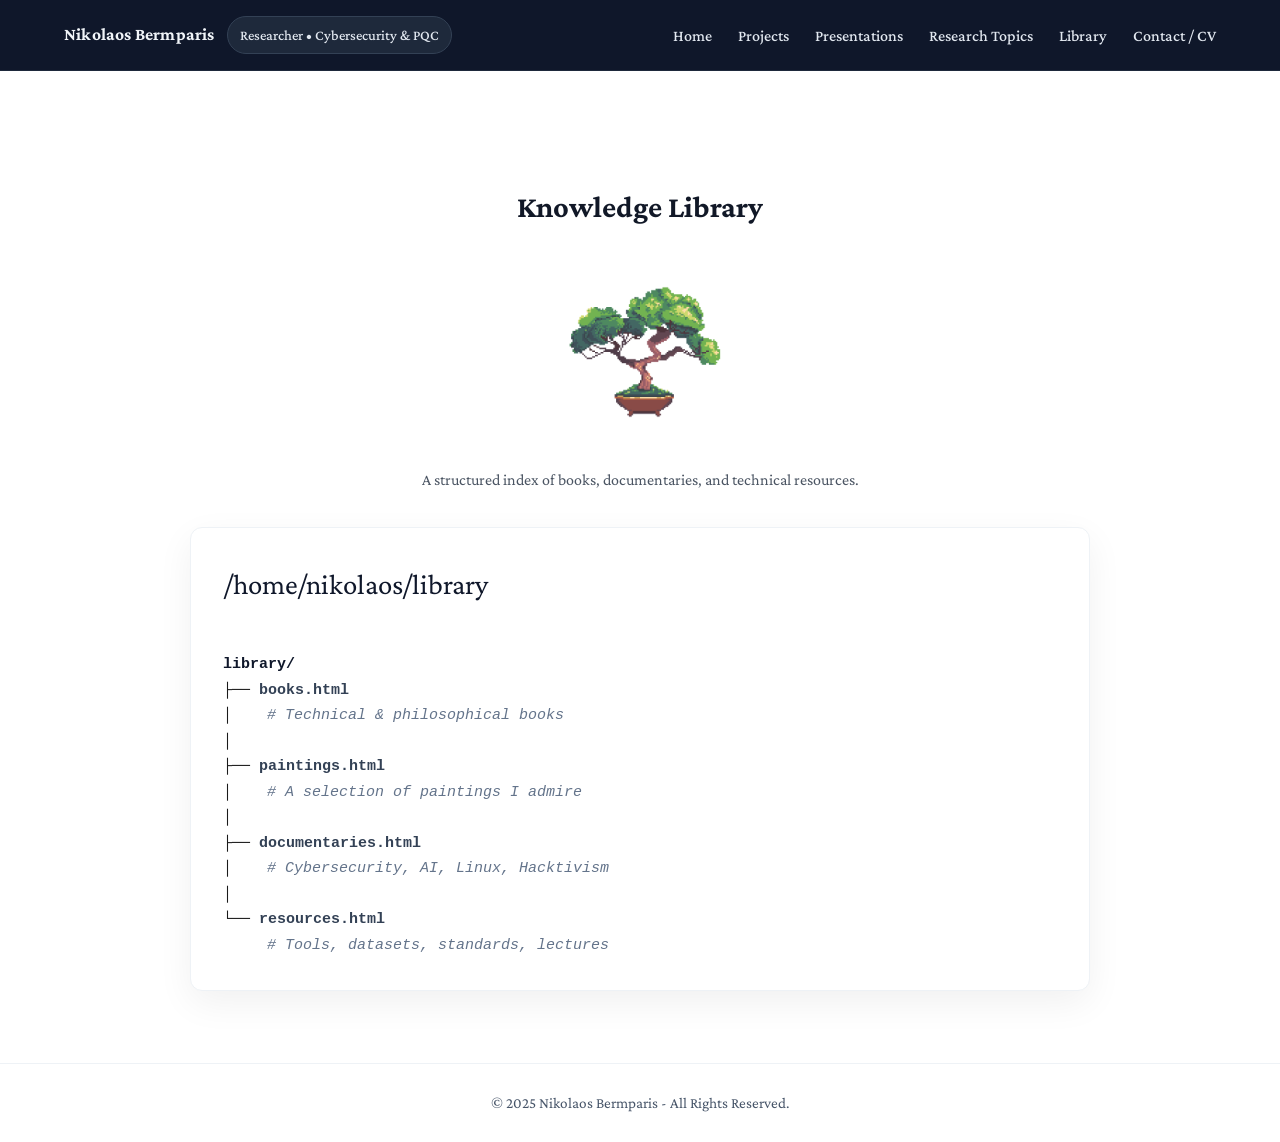
<file: library.html>
<!DOCTYPE html>
<html lang="en">
<head>
  <meta charset="UTF-8" />
  <title>Library | Nikolaos Bermparis</title>
  <meta name="viewport" content="width=device-width, initial-scale=1.0" />

  <link rel="icon" type="image/x-icon" href="images/pixel image.png">
  <link href="https://fonts.googleapis.com/css2?family=Crimson+Pro:wght@300;400;500;600;700&display=swap" rel="stylesheet">
  <link rel="stylesheet" href="css/style.css">

  <style>
    /* ===== UNIX TREE STYLE ===== */
    .tree-container {
      max-width: 900px;
      margin: 0 auto;
      background: #ffffff;
      border: 1px solid #eef2f6;
      border-radius: 12px;
      padding: 32px;
      font-family: monospace;
      font-size: 15px;
      box-shadow: 0 12px 36px rgba(0,0,0,0.06);
    }

    .tree-title {
      font-family: 'Crimson Pro', serif;
      margin-bottom: 18px;
      font-size: 1.8rem;
      color: #0f172a;
    }

    .tree {
      white-space: pre;
      line-height: 1.7;
    }

    .tree a {
      color: #1e3a8a;
      text-decoration: none;
      font-weight: 600;
    }

    .tree a:hover {
      text-decoration: underline;
    }

    .tree .folder {
      color: #0f172a;
      font-weight: 700;
    }

    .tree .file {
      color: #334155;
    }

    .tree .comment {
      color: #64748b;
      font-style: italic;
      margin-left: 8px;
    }

    /* ✅ Centered Tree Image */
    .library-tree-image {
      display: block;
      margin: 22px auto 24px auto;
      max-width: 180px;
      width: 100%;
      opacity: 0.9;
    }

      /* =========================
       ✅ MOBILE DYNAMIC MODE
       ========================= */
    @media (max-width: 768px) {

      .tree-container {
        font-size: 16px;
        padding: 24px;
      }

      /* Hide ASCII Tree */
      .tree {
        white-space: normal;
      }

      /* Reformat into mobile list */
      .tree span.folder,
      .tree .comment {
        display: none;
      }

      .tree a.file {
        display: block;
        padding: 14px 16px;
        margin: 10px 0;
        background: #f8fafc;
        border: 1px solid #e5e7eb;
        border-radius: 10px;
        font-size: 1.05rem;
        text-align: center;
      }

      .tree a.file:hover {
        background: #eef2ff;
      }

      /* Remove ASCII structure */
      .tree {
        content: none;
      }
    }
  </style>
</head>

<body>

<!-- NAVBAR -->
<nav class="navbar">
  <div class="container nav-inner">

    <div class="nav-left">
      <div class="brand">Nikolaos Bermparis</div>
      <span class="badge">Researcher • Cybersecurity & PQC</span>
    </div>

    <button class="nav-toggle" id="navToggle" aria-expanded="false">
      <span></span><span></span><span></span>
    </button>

    <ul class="nav-links" id="navLinks">
      <li><a href="index.html#home">Home</a></li>
      <li><a href="https://github.com/N-Bermparis" target="_blank">Projects</a></li>
      <li><a href="index.html#events">Presentations</a></li>
      <li><a href="index.html#research">Research Topics</a></li>
      <li><a href="library.html">Library</a></li>
      <li><a href="contact/secure.html">Contact / CV</a></li>
    </ul>

  </div>
</nav>

<!-- UNIX TREE LIBRARY -->
<section>
  <div class="container">
    <h2>Knowledge Library</h2>
    <img src="images/tree.png" alt="Library Tree" class="library-tree-image">
    <p class="section-lead">
      A structured index of books, documentaries, and technical resources.
    </p>

    <div class="tree-container">
      <div class="tree-title">/home/nikolaos/library</div>

<div class="tree">
<span class="folder">library/</span>
├── <a href="art/books.html" class="file">books.html</a>
│   <span class="comment"># Technical & philosophical books</span>
│ 
├── <a href="paintings.html" class="file">paintings.html</a>
│   <span class="comment"># A selection of paintings I admire</span>
│
├── <a href="documentaries.html" class="file">documentaries.html</a>
│   <span class="comment"># Cybersecurity, AI, Linux, Hacktivism</span>
│
└── <a href="resources.html" class="file">resources.html</a>
    <span class="comment"># Tools, datasets, standards, lectures</span>
</div>

    </div>
  </div>
</section>

<!-- FOOTER -->
<footer>
  <div class="container">
    © 2025 Nikolaos Bermparis - All Rights Reserved.
  </div>
</footer>

<!-- MOBILE NAV -->
<script>
  const navToggle = document.getElementById("navToggle");
  const navLinks  = document.getElementById("navLinks");

  navToggle.addEventListener("click", () => {
    navLinks.classList.toggle("show");
    navToggle.setAttribute("aria-expanded", navLinks.classList.contains("show"));
  });

  navLinks.querySelectorAll("a").forEach(a => {
    a.addEventListener("click", () => {
      navLinks.classList.remove("show");
      navToggle.setAttribute("aria-expanded", "false");
    });
  });
</script>

</body>
</html>
</file>
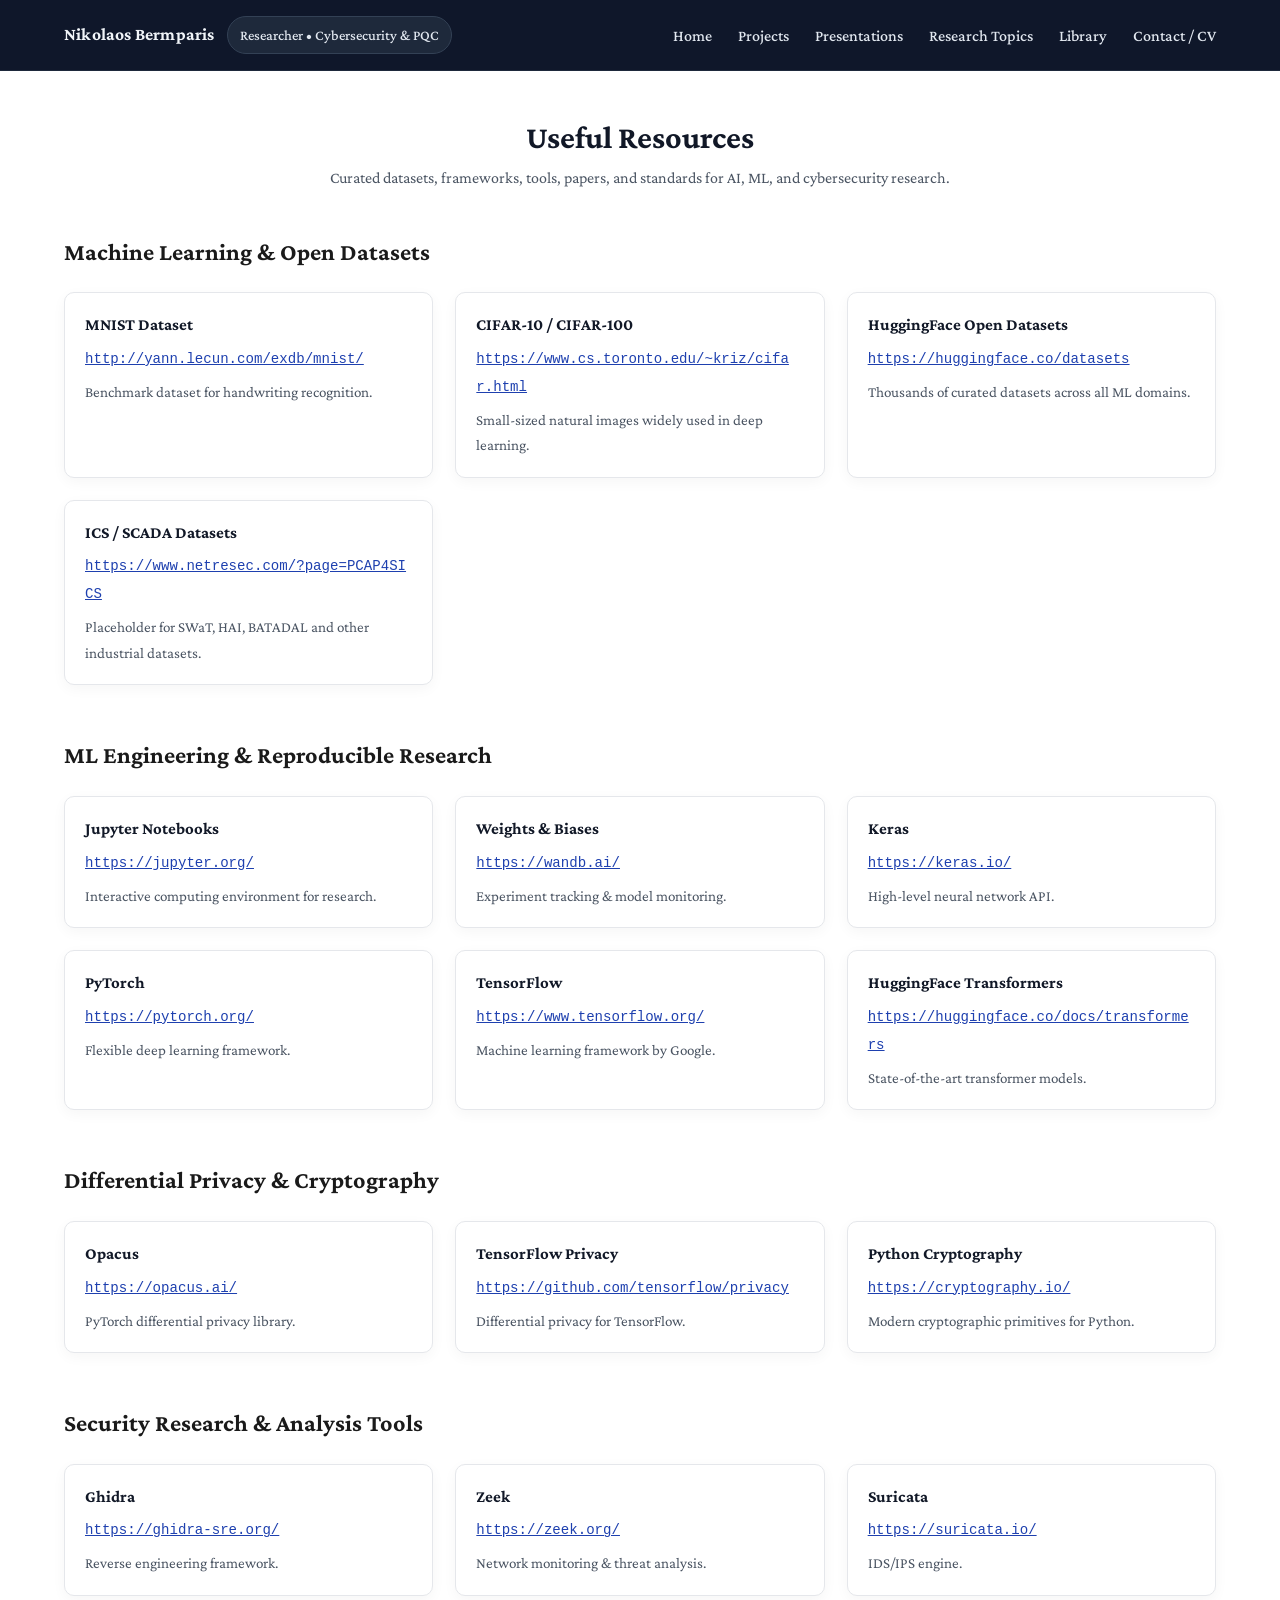
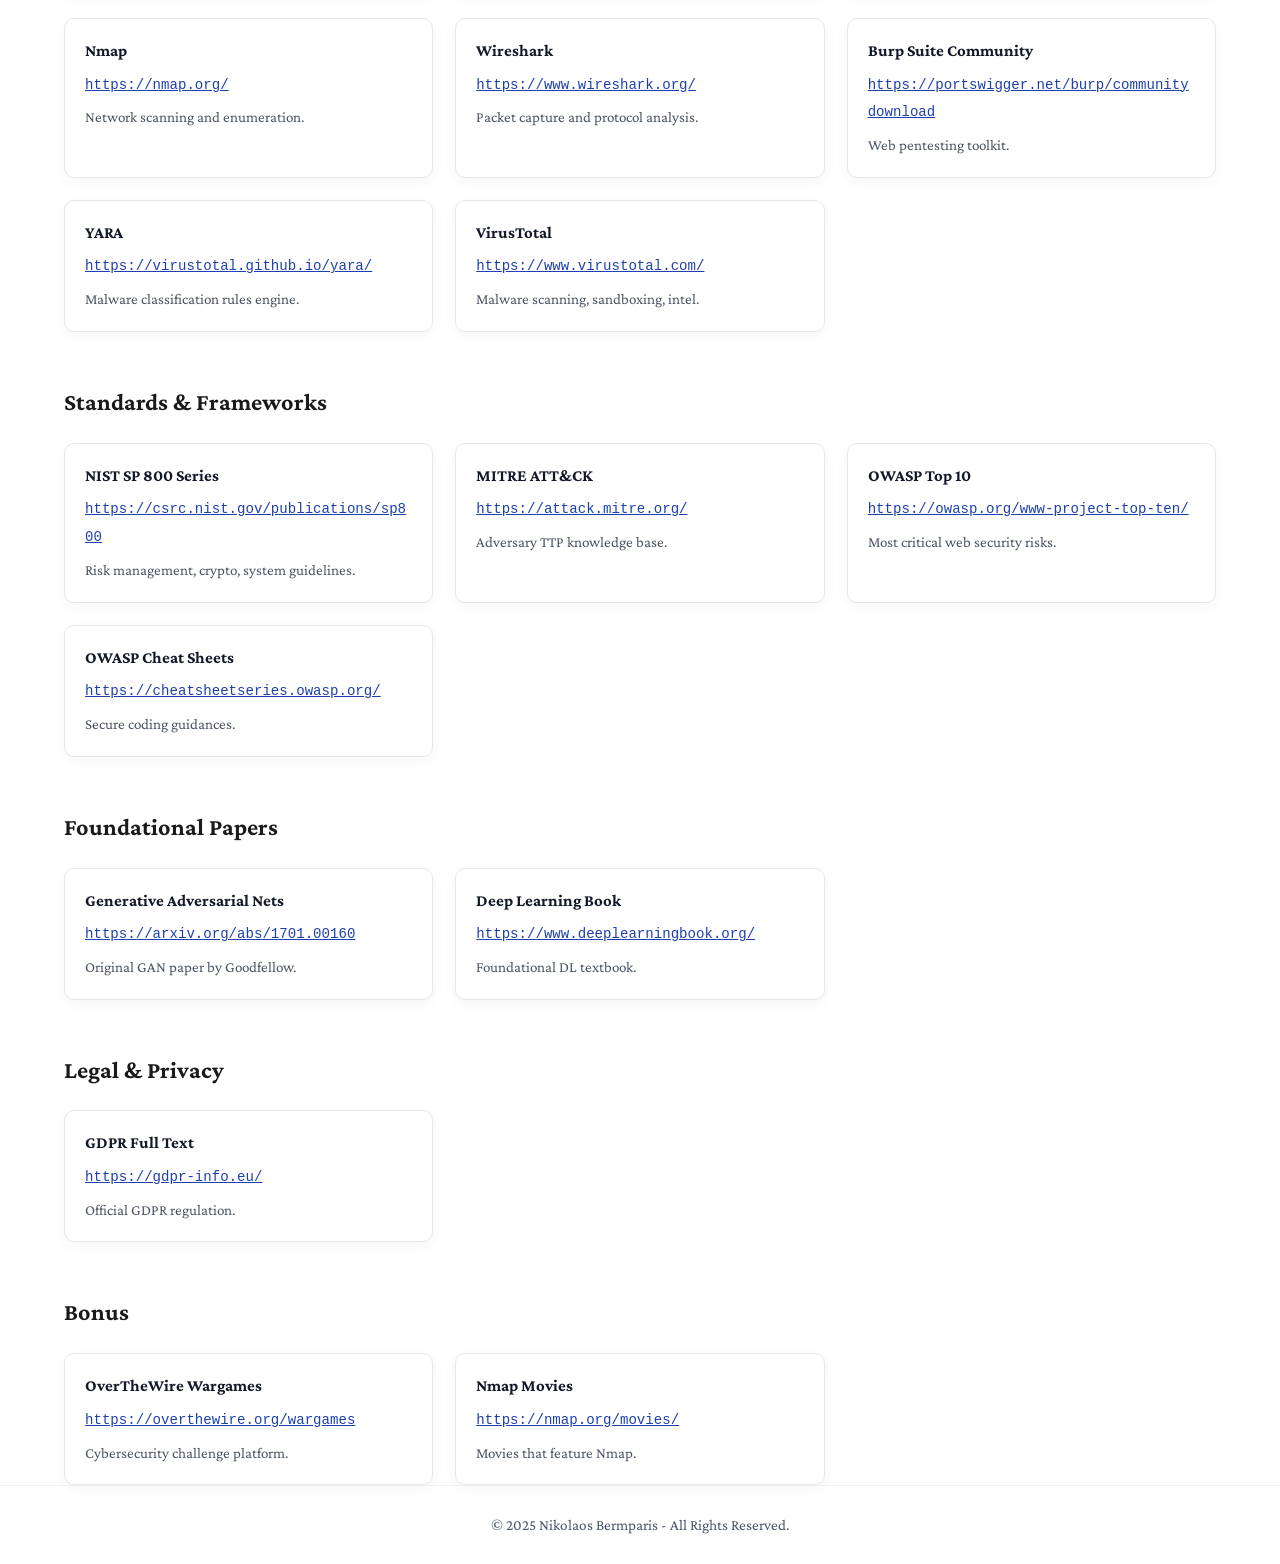
<file: resources.html>
<!DOCTYPE html>
<html lang="en">
<head>
  <meta charset="UTF-8" />
  <meta name="viewport" content="width=device-width, initial-scale=1.0" />
  <title>Resources — Nikolaos Bermparis</title>
  <link rel="icon" type="image/x-icon" href="images/pixel image.png">

  <!-- Fonts + Styles -->
  <link href="https://fonts.googleapis.com/css2?family=Crimson+Pro:wght@300;400;500;600;700&display=swap" rel="stylesheet">
  <link rel="stylesheet" href="css/style.css">

  <style>
    /* Library Index Card Style */
    .library-grid {
      display: grid;
      gap: 22px;
      grid-template-columns: repeat(auto-fill, minmax(300px, 1fr));
      margin-top: 20px;
    }

    .library-card {
      border: 1px solid #e5e7eb;
      background: #ffffff;
      border-radius: 10px;
      padding: 18px 20px;
      box-shadow: 0 4px 14px rgba(0,0,0,0.04);
      transition: transform .15s ease, box-shadow .2s ease;
    }

    .library-card:hover {
      transform: translateY(-3px);
      box-shadow: 0 10px 20px rgba(0,0,0,0.06);
    }

    .lib-title {
      font-size: 1.05rem;
      font-weight: 700;
      color: #111827;
      margin-bottom: 4px;
    }

    .lib-url a {
      font-family: "Courier New", monospace;
      font-size: 0.88rem;
      color: #1e40af;
      word-break: break-all;
    }

    .lib-desc {
      margin-top: 8px;
      font-size: 0.94rem;
      color: #4b5563;
    }
  </style>

</head>

<body>

  <!-- NAVBAR (IDENTICAL TO index.html) -->
  <nav class="navbar">
  <div class="container nav-inner">

    <div class="nav-left">
      <div class="brand">Nikolaos Bermparis</div>
      <span class="badge">Researcher • Cybersecurity & PQC</span>
    </div>

    <button class="nav-toggle" id="navToggle" aria-expanded="false">
      <span></span><span></span><span></span>
    </button>

    <ul class="nav-links" id="navLinks">
      <li><a href="index.html#home">Home</a></li>
      <li><a href="https://github.com/N-Bermparis" target="_blank">Projects</a></li>
      <li><a href="index.html#events">Presentations</a></li>
      <li><a href="index.html#research">Research Topics</a></li>
      <li><a href="library.html">Library</a></li>
      <li><a href="contact/secure.html">Contact / CV</a></li>
    </ul>

  </div>
  </nav>
  <!-- END NAVBAR -->

  <div class="container">

    <h1 style="text-align:center; font-size:2rem; color:#111827;">Useful Resources</h1>
    <p class="section-lead" style="margin-bottom:40px;">
      Curated datasets, frameworks, tools, papers, and standards for AI, ML, and cybersecurity research.
    </p>

    <!-- ================================================= -->
    <!-- SECTION: DATASETS -->
    <!-- ================================================= -->
    <h2>Machine Learning & Open Datasets</h2>
    <div class="library-grid">

      <div class="library-card">
        <h3 class="lib-title">MNIST Dataset</h3>
        <p class="lib-url">
          <a href="http://yann.lecun.com/exdb/mnist/" target="_blank">http://yann.lecun.com/exdb/mnist/</a>
        </p>
        <p class="lib-desc">Benchmark dataset for handwriting recognition.</p>
      </div>

      <div class="library-card">
        <h3 class="lib-title">CIFAR-10 / CIFAR-100</h3>
        <p class="lib-url">
          <a href="https://www.cs.toronto.edu/~kriz/cifar.html" target="_blank">
            https://www.cs.toronto.edu/~kriz/cifar.html
          </a>
        </p>
        <p class="lib-desc">Small-sized natural images widely used in deep learning.</p>
      </div>

      <div class="library-card">
        <h3 class="lib-title">HuggingFace Open Datasets</h3>
        <p class="lib-url">
          <a href="https://huggingface.co/datasets" target="_blank">https://huggingface.co/datasets</a>
        </p>
        <p class="lib-desc">Thousands of curated datasets across all ML domains.</p>
      </div>

      <div class="library-card">
        <h3 class="lib-title">ICS / SCADA Datasets</h3>
     <p class="lib-url"> <a href="https://www.netresec.com/?page=PCAP4SICS" target="_blank">https://www.netresec.com/?page=PCAP4SICS</a></p>
        <p class="lib-desc">Placeholder for SWaT, HAI, BATADAL and other industrial datasets.</p>
      </div>

    </div>

    <!-- ================================================= -->
    <!-- ML ENGINEERING -->
    <!-- ================================================= -->
    <h2 style="margin-top:50px;">ML Engineering & Reproducible Research</h2>

    <div class="library-grid">

      <div class="library-card">
        <h3 class="lib-title">Jupyter Notebooks</h3>
        <p class="lib-url"><a href="https://jupyter.org/" target="_blank">https://jupyter.org/</a></p>
        <p class="lib-desc">Interactive computing environment for research.</p>
      </div>

      <div class="library-card">
        <h3 class="lib-title">Weights & Biases</h3>
        <p class="lib-url"><a href="https://wandb.ai/" target="_blank">https://wandb.ai/</a></p>
        <p class="lib-desc">Experiment tracking & model monitoring.</p>
      </div>

      <div class="library-card">
        <h3 class="lib-title">Keras</h3>
        <p class="lib-url"><a href="https://keras.io/" target="_blank">https://keras.io/</a></p>
        <p class="lib-desc">High-level neural network API.</p>
      </div>

      <div class="library-card">
        <h3 class="lib-title">PyTorch</h3>
        <p class="lib-url"><a href="https://pytorch.org/" target="_blank">https://pytorch.org/</a></p>
        <p class="lib-desc">Flexible deep learning framework.</p>
      </div>

      <div class="library-card">
        <h3 class="lib-title">TensorFlow</h3>
        <p class="lib-url"><a href="https://www.tensorflow.org/" target="_blank">https://www.tensorflow.org/</a></p>
        <p class="lib-desc">Machine learning framework by Google.</p>
      </div>

      <div class="library-card">
        <h3 class="lib-title">HuggingFace Transformers</h3>
        <p class="lib-url">
          <a href="https://huggingface.co/docs/transformers" target="_blank">
            https://huggingface.co/docs/transformers
          </a>
        </p>
        <p class="lib-desc">State-of-the-art transformer models.</p>
      </div>

    </div>

    <!-- ================================================= -->
    <!-- DIFFERENTIAL PRIVACY -->
    <!-- ================================================= -->
    <h2 style="margin-top:50px;">Differential Privacy & Cryptography</h2>

    <div class="library-grid">

      <div class="library-card">
        <h3 class="lib-title">Opacus</h3>
        <p class="lib-url"><a href="https://opacus.ai/" target="_blank">https://opacus.ai/</a></p>
        <p class="lib-desc">PyTorch differential privacy library.</p>
      </div>

      <div class="library-card">
        <h3 class="lib-title">TensorFlow Privacy</h3>
        <p class="lib-url"><a href="https://github.com/tensorflow/privacy" target="_blank">https://github.com/tensorflow/privacy</a></p>
        <p class="lib-desc">Differential privacy for TensorFlow.</p>
      </div>

      <div class="library-card">
        <h3 class="lib-title">Python Cryptography</h3>
        <p class="lib-url"><a href="https://cryptography.io/" target="_blank">https://cryptography.io/</a></p>
        <p class="lib-desc">Modern cryptographic primitives for Python.</p>
      </div>

    </div>

    <!-- ================================================= -->
    <!-- SECURITY TOOLS -->
    <!-- ================================================= -->
    <h2 style="margin-top:50px;">Security Research & Analysis Tools</h2>

    <div class="library-grid">

      <div class="library-card">
        <h3 class="lib-title">Ghidra</h3>
        <p class="lib-url"><a href="https://ghidra-sre.org/" target="_blank">https://ghidra-sre.org/</a></p>
        <p class="lib-desc">Reverse engineering framework.</p>
      </div>

      <div class="library-card">
        <h3 class="lib-title">Zeek</h3>
        <p class="lib-url"><a href="https://zeek.org/" target="_blank">https://zeek.org/</a></p>
        <p class="lib-desc">Network monitoring & threat analysis.</p>
      </div>

      <div class="library-card">
        <h3 class="lib-title">Suricata</h3>
        <p class="lib-url"><a href="https://suricata.io/" target="_blank">https://suricata.io/</a></p>
        <p class="lib-desc">IDS/IPS engine.</p>
      </div>

      <div class="library-card">
        <h3 class="lib-title">Nmap</h3>
        <p class="lib-url"><a href="https://nmap.org/" target="_blank">https://nmap.org/</a></p>
        <p class="lib-desc">Network scanning and enumeration.</p>
      </div>

      <div class="library-card">
        <h3 class="lib-title">Wireshark</h3>
        <p class="lib-url"><a href="https://www.wireshark.org/" target="_blank">https://www.wireshark.org/</a></p>
        <p class="lib-desc">Packet capture and protocol analysis.</p>
      </div>

      <div class="library-card">
        <h3 class="lib-title">Burp Suite Community</h3>
        <p class="lib-url"><a href="https://portswigger.net/burp/communitydownload" target="_blank">https://portswigger.net/burp/communitydownload</a></p>
        <p class="lib-desc">Web pentesting toolkit.</p>
      </div>

      <div class="library-card">
        <h3 class="lib-title">YARA</h3>
        <p class="lib-url"><a href="https://virustotal.github.io/yara/" target="_blank">https://virustotal.github.io/yara/</a></p>
        <p class="lib-desc">Malware classification rules engine.</p>
      </div>

      <div class="library-card">
        <h3 class="lib-title">VirusTotal</h3>
        <p class="lib-url"><a href="https://www.virustotal.com/" target="_blank">https://www.virustotal.com/</a></p>
        <p class="lib-desc">Malware scanning, sandboxing, intel.</p>
      </div>

    </div>

    <!-- ================================================= -->
    <!-- STANDARDS -->
    <!-- ================================================= -->
    <h2 style="margin-top:50px;">Standards & Frameworks</h2>

    <div class="library-grid">

      <div class="library-card">
        <h3 class="lib-title">NIST SP 800 Series</h3>
        <p class="lib-url">
          <a href="https://csrc.nist.gov/publications/sp800" target="_blank">
            https://csrc.nist.gov/publications/sp800
          </a>
        </p>
        <p class="lib-desc">Risk management, crypto, system guidelines.</p>
      </div>

      <div class="library-card">
        <h3 class="lib-title">MITRE ATT&CK</h3>
        <p class="lib-url"><a href="https://attack.mitre.org/" target="_blank">https://attack.mitre.org/</a></p>
        <p class="lib-desc">Adversary TTP knowledge base.</p>
      </div>

      <div class="library-card">
        <h3 class="lib-title">OWASP Top 10</h3>
        <p class="lib-url"><a href="https://owasp.org/www-project-top-ten/" target="_blank">https://owasp.org/www-project-top-ten/</a></p>
        <p class="lib-desc">Most critical web security risks.</p>
      </div>

      <div class="library-card">
        <h3 class="lib-title">OWASP Cheat Sheets</h3>
        <p class="lib-url"><a href="https://cheatsheetseries.owasp.org/" target="_blank">https://cheatsheetseries.owasp.org/</a></p>
        <p class="lib-desc">Secure coding guidances.</p>
      </div>

    </div>

    <!-- ================================================= -->
    <!-- PAPERS -->
    <!-- ================================================= -->
    <h2 style="margin-top:50px;">Foundational Papers</h2>

    <div class="library-grid">

      <div class="library-card">
        <h3 class="lib-title">Generative Adversarial Nets</h3>
        <p class="lib-url"><a href="https://arxiv.org/abs/1701.00160" target="_blank">https://arxiv.org/abs/1701.00160</a></p>
        <p class="lib-desc">Original GAN paper by Goodfellow.</p>
      </div>

      <div class="library-card">
        <h3 class="lib-title">Deep Learning Book</h3>
        <p class="lib-url"><a href="https://www.deeplearningbook.org/" target="_blank">https://www.deeplearningbook.org/</a></p>
        <p class="lib-desc">Foundational DL textbook.</p>
      </div>

    </div>

    <!-- ================================================= -->
    <!-- GDPR -->
    <!-- ================================================= -->
    <h2 style="margin-top:50px;">Legal & Privacy</h2>

    <div class="library-grid">
      <div class="library-card">
        <h3 class="lib-title">GDPR Full Text</h3>
        <p class="lib-url"><a href="https://gdpr-info.eu/" target="_blank">https://gdpr-info.eu/</a></p>
        <p class="lib-desc">Official GDPR regulation.</p>
      </div>
    </div>

    <!-- ================================================= -->
    <!-- BONUS -->
    <!-- ================================================= -->
    <h2 style="margin-top:50px;">Bonus</h2>

    <div class="library-grid">
      <div class="library-card">
        <h3 class="lib-title">OverTheWire Wargames</h3>
        <p class="lib-url"><a href="https://overthewire.org/wargames" target="_blank">https://overthewire.org/wargames</a></p>
        <p class="lib-desc">Cybersecurity challenge platform.</p>
      </div>

      <div class="library-card">
        <h3 class="lib-title">Nmap Movies</h3>
        <p class="lib-url"><a href="https://nmap.org/movies/" target="_blank">https://nmap.org/movies/</a></p>
        <p class="lib-desc">Movies that feature Nmap.</p>
      </div>
    </div>

  </div> <!-- container -->

  <footer>
    <div class="container">
      © 2025 Nikolaos Bermparis - All Rights Reserved.
    </div>
  </footer>

  <!--Mobile menu JS -->
  <script>
    const navToggle = document.getElementById("navToggle");
    const navLinks  = document.getElementById("navLinks");

    navToggle.addEventListener("click", () => {
      navLinks.classList.toggle("show");
      navToggle.setAttribute("aria-expanded", navLinks.classList.contains("show"));
    });

    navLinks.querySelectorAll("a").forEach(a => {
      a.addEventListener("click", () => {
        navLinks.classList.remove("show");
        navToggle.setAttribute("aria-expanded", "false");
      });
    });
  </script>

</body>
</html>
</file>
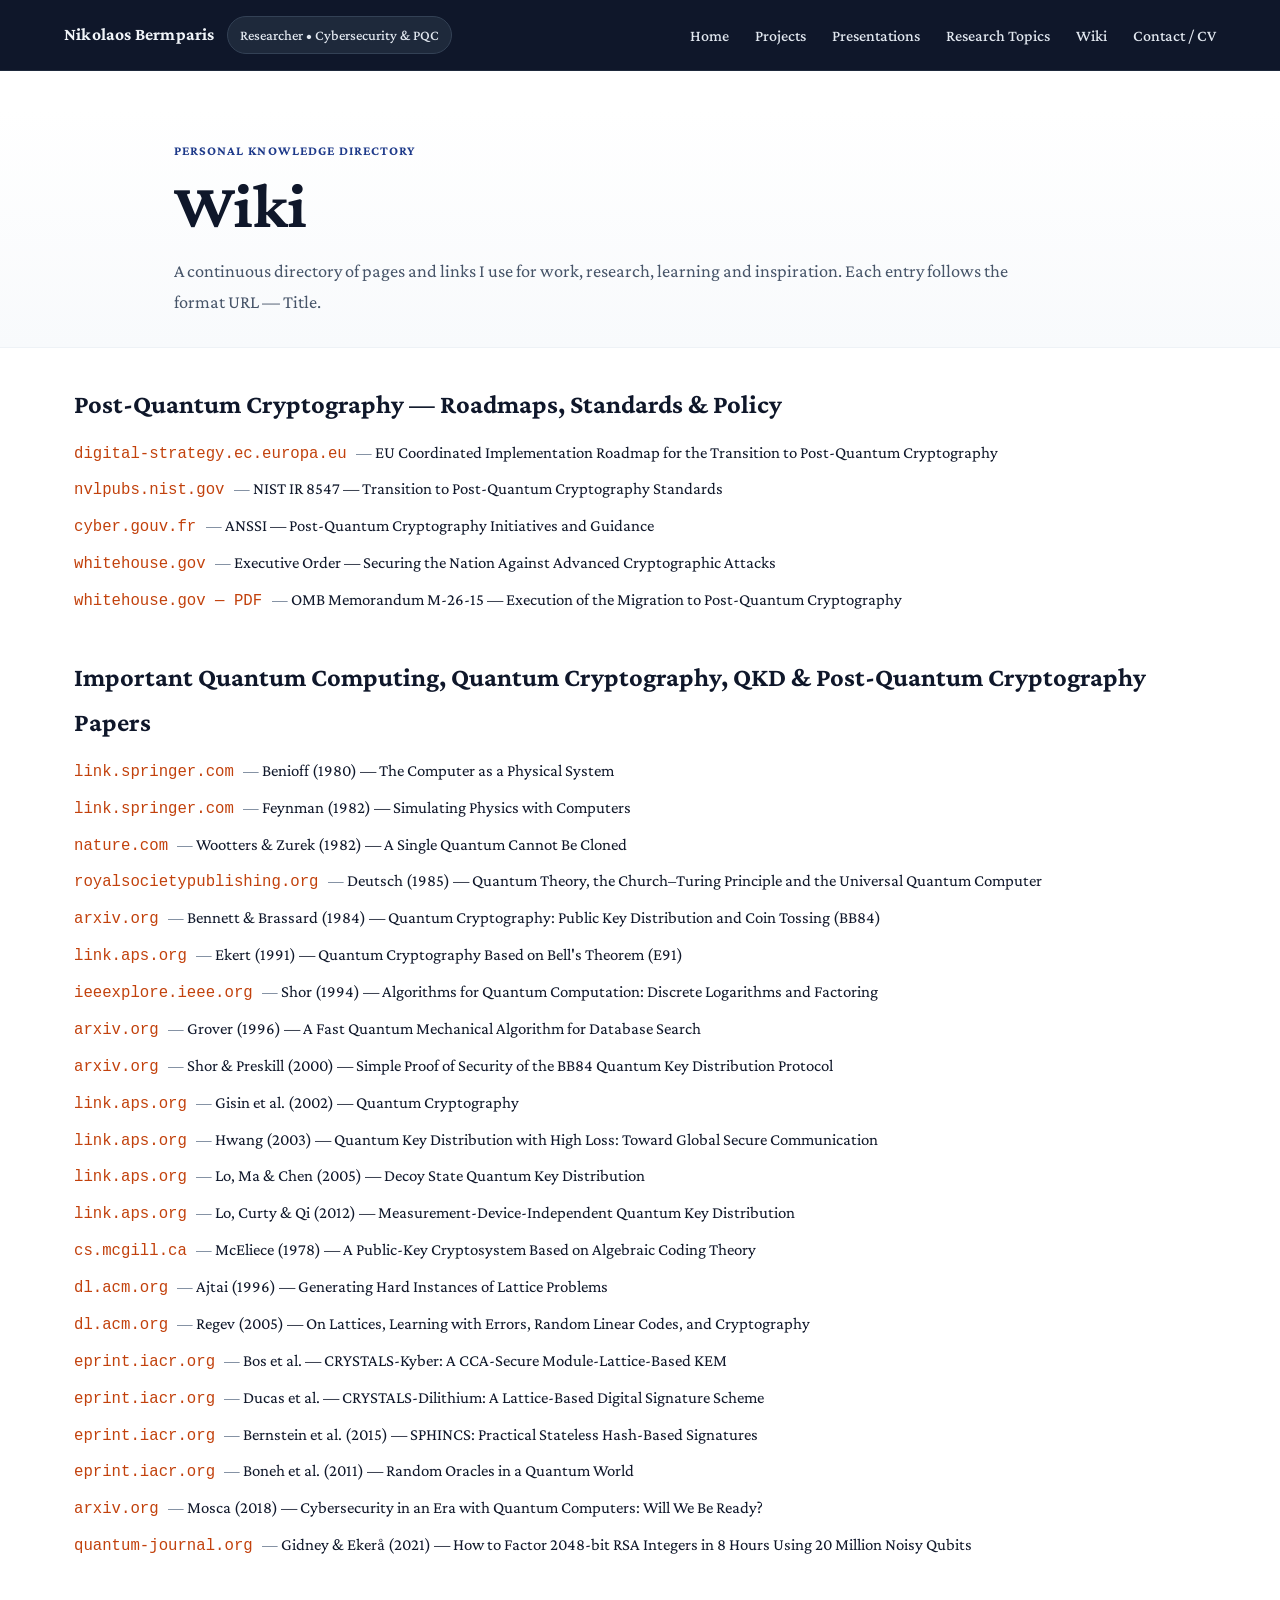
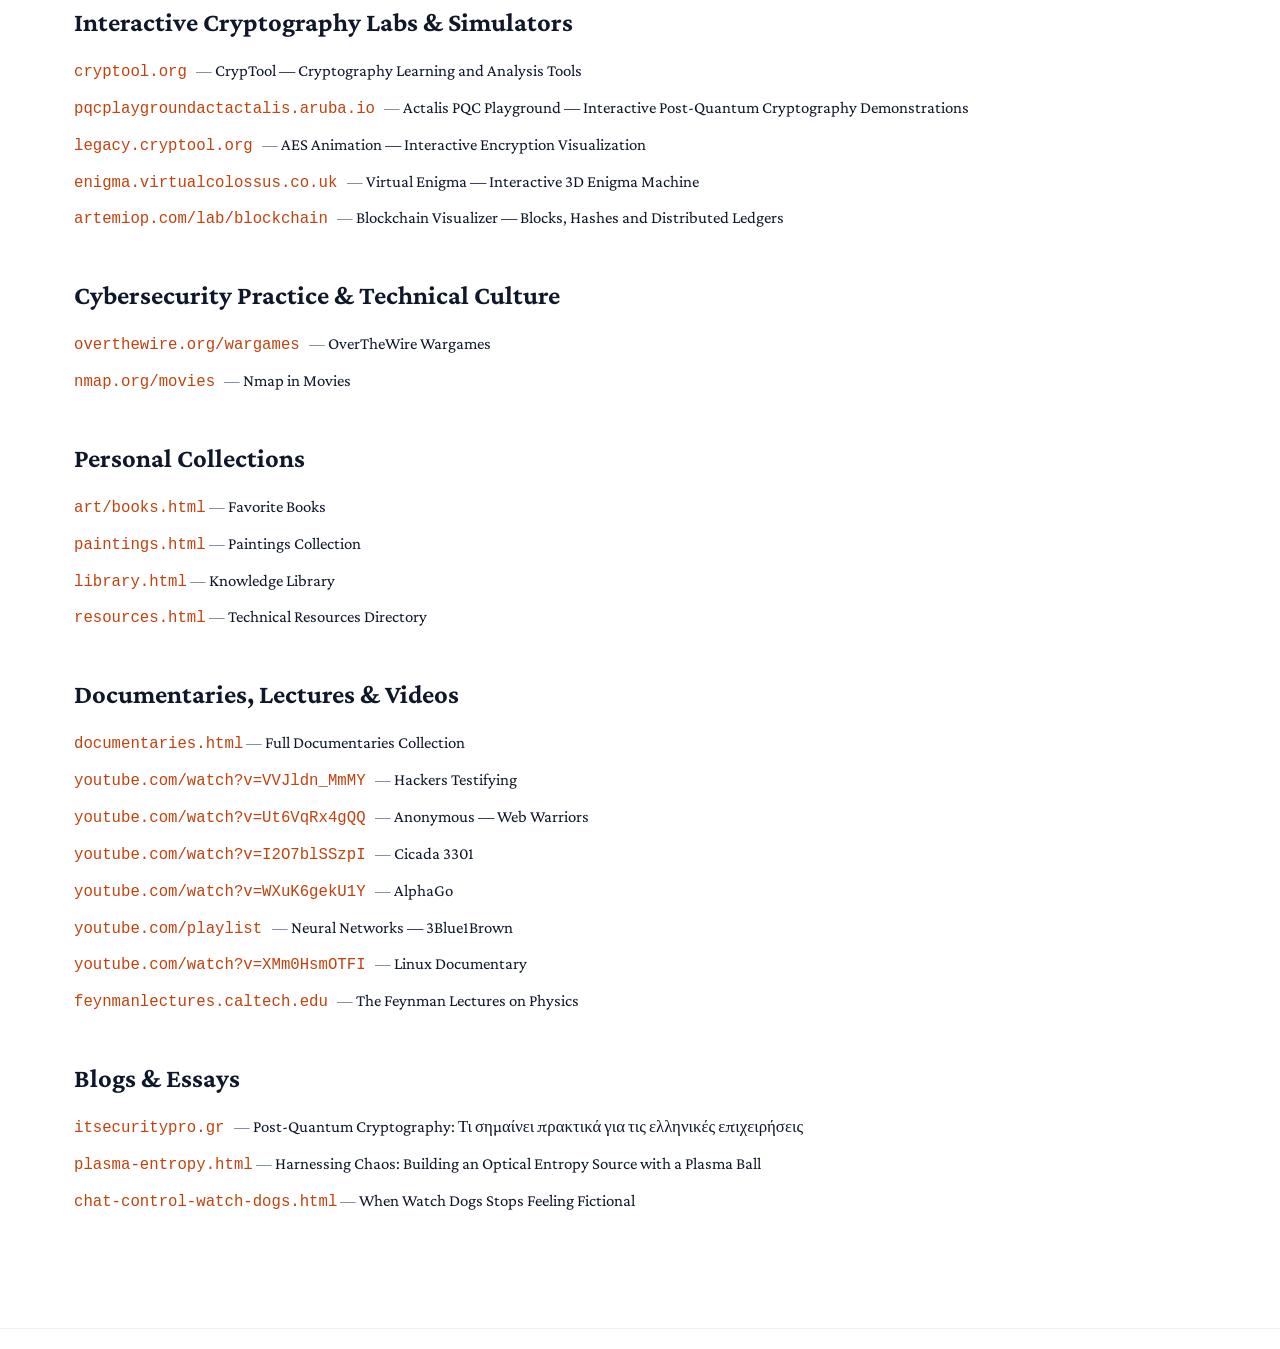
<file: wiki.html>
<!DOCTYPE html>
<html lang="en">
<head>
  <meta charset="UTF-8" />
  <meta name="viewport" content="width=device-width, initial-scale=1.0" />
  <title>Wiki | Nikolaos Bermparis</title>
  <meta name="description" content="A categorized directory of work, research, standards, personal writing, media and useful references curated by Nikolaos Bermparis." />
  <link rel="icon" type="image/x-icon" href="images/pixel image.png" />
  <link href="https://fonts.googleapis.com/css2?family=Crimson+Pro:wght@300;400;500;600;700&amp;display=swap" rel="stylesheet" />
  <link rel="stylesheet" href="css/style.css" />
</head>
<body class="wiki-list-page">
<nav class="navbar">
  <div class="container nav-inner">
    <div class="nav-left">
      <div class="brand">Nikolaos Bermparis</div>
      <span class="badge">Researcher • Cybersecurity &amp; PQC</span>
    </div>
    <button class="nav-toggle" id="navToggle" aria-expanded="false" aria-label="Toggle navigation">
      <span></span><span></span><span></span>
    </button>
    <ul class="nav-links" id="navLinks">
      <li><a href="index.html#home">Home</a></li>
      <li><a href="https://github.com/N-Bermparis" target="_blank" rel="noopener">Projects</a></li>
      <li><a href="index.html#events">Presentations</a></li>
      <li><a href="index.html#research">Research Topics</a></li>
      <li><a href="wiki.html">Wiki</a></li>
      <li><a href="contact/secure.html">Contact / CV</a></li>
    </ul>
  </div>
</nav>
<header class="page-hero">
  <div class="container content-shell">
    <span class="eyebrow">Personal knowledge directory</span>
    <h1>Wiki</h1>
    <p>A continuous directory of pages and links I use for work, research, learning and inspiration. Each entry follows the format URL — Title.</p>

  </div>
</header>
<main>
<section>
 <div class="container wiki-grid">

  <!-- Post-Quantum Cryptography -->
  <article class="wiki-section" id="pqc-policy">
    <h2>Post-Quantum Cryptography — Roadmaps, Standards &amp; Policy</h2>

    <ul class="link-directory">
      <li>
        <a
          href="https://digital-strategy.ec.europa.eu/en/library/coordinated-implementation-roadmap-transition-post-quantum-cryptography"
          target="_blank"
          rel="noopener noreferrer"
        >
          digital-strategy.ec.europa.eu
        </a>
        <span class="entry-separator" aria-hidden="true"> — </span>
        <strong>EU Coordinated Implementation Roadmap for the Transition to Post-Quantum Cryptography</strong>
      </li>

      <li>
        <a
          href="https://nvlpubs.nist.gov/nistpubs/ir/2024/NIST.IR.8547.ipd.pdf"
          target="_blank"
          rel="noopener noreferrer"
        >
          nvlpubs.nist.gov
        </a>
        <span class="entry-separator" aria-hidden="true"> — </span>
        <strong>NIST IR 8547 — Transition to Post-Quantum Cryptography Standards</strong>
      </li>

      <li>
        <a
          href="https://cyber.gouv.fr/en/technological-and-cybersecurity-challenges/post-quantum-cryptography/"
          target="_blank"
          rel="noopener noreferrer"
        >
          cyber.gouv.fr
        </a>
        <span class="entry-separator" aria-hidden="true"> — </span>
        <strong>ANSSI — Post-Quantum Cryptography Initiatives and Guidance</strong>
      </li>

      <li>
        <a
          href="https://www.whitehouse.gov/presidential-actions/2026/06/securing-the-nation-against-advanced-cryptographic-attacks/"
          target="_blank"
          rel="noopener noreferrer"
        >
          whitehouse.gov
        </a>
        <span class="entry-separator" aria-hidden="true"> — </span>
        <strong>Executive Order — Securing the Nation Against Advanced Cryptographic Attacks</strong>
      </li>

      <li>
        <a
          href="https://www.whitehouse.gov/wp-content/uploads/2026/06/M-26-15-Execution-of-the-Migration-to-Post-Quantum-Cryptography.pdf"
          target="_blank"
          rel="noopener noreferrer"
        >
          whitehouse.gov — PDF
        </a>
        <span class="entry-separator" aria-hidden="true"> — </span>
        <strong>OMB Memorandum M-26-15 — Execution of the Migration to Post-Quantum Cryptography</strong>
      </li>
    </ul>
  </article>


   <!-- Important Quantum & Post-Quantum Papers -->
  <article class="wiki-section" id="important-quantum-papers">
    <h2>Important Quantum Computing, Quantum Cryptography, QKD &amp; Post-Quantum Cryptography Papers</h2>

    <ul class="link-directory">
      <li>
        <a href="https://link.springer.com/article/10.1007/BF01011339" target="_blank" rel="noopener noreferrer">
          link.springer.com
        </a>
        <span class="entry-separator" aria-hidden="true"> — </span>
        <strong>Benioff (1980) — The Computer as a Physical System</strong>
      </li>

      <li>
        <a href="https://link.springer.com/article/10.1007/BF02650179" target="_blank" rel="noopener noreferrer">
          link.springer.com
        </a>
        <span class="entry-separator" aria-hidden="true"> — </span>
        <strong>Feynman (1982) — Simulating Physics with Computers</strong>
      </li>

      <li>
        <a href="https://www.nature.com/articles/299802a0" target="_blank" rel="noopener noreferrer">
          nature.com
        </a>
        <span class="entry-separator" aria-hidden="true"> — </span>
        <strong>Wootters &amp; Zurek (1982) — A Single Quantum Cannot Be Cloned</strong>
      </li>

      <li>
        <a href="https://royalsocietypublishing.org/doi/10.1098/rspa.1985.0070" target="_blank" rel="noopener noreferrer">
          royalsocietypublishing.org
        </a>
        <span class="entry-separator" aria-hidden="true"> — </span>
        <strong>Deutsch (1985) — Quantum Theory, the Church–Turing Principle and the Universal Quantum Computer</strong>
      </li>

      <li>
        <a href="https://arxiv.org/abs/2003.06557" target="_blank" rel="noopener noreferrer">
          arxiv.org
        </a>
        <span class="entry-separator" aria-hidden="true"> — </span>
        <strong>Bennett &amp; Brassard (1984) — Quantum Cryptography: Public Key Distribution and Coin Tossing (BB84)</strong>
      </li>

      <li>
        <a href="https://link.aps.org/doi/10.1103/PhysRevLett.67.661" target="_blank" rel="noopener noreferrer">
          link.aps.org
        </a>
        <span class="entry-separator" aria-hidden="true"> — </span>
        <strong>Ekert (1991) — Quantum Cryptography Based on Bell's Theorem (E91)</strong>
      </li>

      <li>
        <a href="https://ieeexplore.ieee.org/document/365700" target="_blank" rel="noopener noreferrer">
          ieeexplore.ieee.org
        </a>
        <span class="entry-separator" aria-hidden="true"> — </span>
        <strong>Shor (1994) — Algorithms for Quantum Computation: Discrete Logarithms and Factoring</strong>
      </li>

      <li>
        <a href="https://arxiv.org/abs/quant-ph/9605043" target="_blank" rel="noopener noreferrer">
          arxiv.org
        </a>
        <span class="entry-separator" aria-hidden="true"> — </span>
        <strong>Grover (1996) — A Fast Quantum Mechanical Algorithm for Database Search</strong>
      </li>

      <li>
        <a href="https://arxiv.org/abs/quant-ph/0003004" target="_blank" rel="noopener noreferrer">
          arxiv.org
        </a>
        <span class="entry-separator" aria-hidden="true"> — </span>
        <strong>Shor &amp; Preskill (2000) — Simple Proof of Security of the BB84 Quantum Key Distribution Protocol</strong>
      </li>

      <li>
        <a href="https://link.aps.org/doi/10.1103/RevModPhys.74.145" target="_blank" rel="noopener noreferrer">
          link.aps.org
        </a>
        <span class="entry-separator" aria-hidden="true"> — </span>
        <strong>Gisin et al. (2002) — Quantum Cryptography</strong>
      </li>

      <li>
        <a href="https://link.aps.org/doi/10.1103/PhysRevLett.91.057901" target="_blank" rel="noopener noreferrer">
          link.aps.org
        </a>
        <span class="entry-separator" aria-hidden="true"> — </span>
        <strong>Hwang (2003) — Quantum Key Distribution with High Loss: Toward Global Secure Communication</strong>
      </li>

      <li>
        <a href="https://link.aps.org/doi/10.1103/PhysRevLett.94.230504" target="_blank" rel="noopener noreferrer">
          link.aps.org
        </a>
        <span class="entry-separator" aria-hidden="true"> — </span>
        <strong>Lo, Ma &amp; Chen (2005) — Decoy State Quantum Key Distribution</strong>
      </li>

      <li>
        <a href="https://link.aps.org/doi/10.1103/PhysRevLett.108.130503" target="_blank" rel="noopener noreferrer">
          link.aps.org
        </a>
        <span class="entry-separator" aria-hidden="true"> — </span>
        <strong>Lo, Curty &amp; Qi (2012) — Measurement-Device-Independent Quantum Key Distribution</strong>
      </li>

      <li>
        <a href="https://www.cs.mcgill.ca/~crepeau/COMP647/2007/TOPIC02/McEliece.pdf" target="_blank" rel="noopener noreferrer">
          cs.mcgill.ca
        </a>
        <span class="entry-separator" aria-hidden="true"> — </span>
        <strong>McEliece (1978) — A Public-Key Cryptosystem Based on Algebraic Coding Theory</strong>
      </li>

      <li>
        <a href="https://dl.acm.org/doi/10.1145/237814.237838" target="_blank" rel="noopener noreferrer">
          dl.acm.org
        </a>
        <span class="entry-separator" aria-hidden="true"> — </span>
        <strong>Ajtai (1996) — Generating Hard Instances of Lattice Problems</strong>
      </li>

      <li>
        <a href="https://dl.acm.org/doi/10.1145/1568318.1568324" target="_blank" rel="noopener noreferrer">
          dl.acm.org
        </a>
        <span class="entry-separator" aria-hidden="true"> — </span>
        <strong>Regev (2005) — On Lattices, Learning with Errors, Random Linear Codes, and Cryptography</strong>
      </li>

      <li>
        <a href="https://eprint.iacr.org/2017/634" target="_blank" rel="noopener noreferrer">
          eprint.iacr.org
        </a>
        <span class="entry-separator" aria-hidden="true"> — </span>
        <strong>Bos et al. — CRYSTALS-Kyber: A CCA-Secure Module-Lattice-Based KEM</strong>
      </li>

      <li>
        <a href="https://eprint.iacr.org/2017/633" target="_blank" rel="noopener noreferrer">
          eprint.iacr.org
        </a>
        <span class="entry-separator" aria-hidden="true"> — </span>
        <strong>Ducas et al. — CRYSTALS-Dilithium: A Lattice-Based Digital Signature Scheme</strong>
      </li>

      <li>
        <a href="https://eprint.iacr.org/2014/795" target="_blank" rel="noopener noreferrer">
          eprint.iacr.org
        </a>
        <span class="entry-separator" aria-hidden="true"> — </span>
        <strong>Bernstein et al. (2015) — SPHINCS: Practical Stateless Hash-Based Signatures</strong>
      </li>

      <li>
        <a href="https://eprint.iacr.org/2010/428" target="_blank" rel="noopener noreferrer">
          eprint.iacr.org
        </a>
        <span class="entry-separator" aria-hidden="true"> — </span>
        <strong>Boneh et al. (2011) — Random Oracles in a Quantum World</strong>
      </li>

      <li>
        <a href="https://arxiv.org/abs/1510.06835" target="_blank" rel="noopener noreferrer">
          arxiv.org
        </a>
        <span class="entry-separator" aria-hidden="true"> — </span>
        <strong>Mosca (2018) — Cybersecurity in an Era with Quantum Computers: Will We Be Ready?</strong>
      </li>

      <li>
        <a href="https://quantum-journal.org/papers/q-2021-04-15-433/" target="_blank" rel="noopener noreferrer">
          quantum-journal.org
        </a>
        <span class="entry-separator" aria-hidden="true"> — </span>
        <strong>Gidney &amp; Ekerå (2021) — How to Factor 2048-bit RSA Integers in 8 Hours Using 20 Million Noisy Qubits</strong>
      </li>
    </ul>
  </article>

  <!-- Interactive Cryptography -->
  <article class="wiki-section" id="cryptography-labs">
    <h2>Interactive Cryptography Labs &amp; Simulators</h2>

    <ul class="link-directory">
      <li>
        <a
          href="https://www.cryptool.org/en/"
          target="_blank"
          rel="noopener noreferrer"
        >
          cryptool.org
        </a>
        <span class="entry-separator" aria-hidden="true"> — </span>
        <strong>CrypTool — Cryptography Learning and Analysis Tools</strong>
      </li>

      <li>
        <a
          href="https://pqcplaygroundactactalis.aruba.io/"
          target="_blank"
          rel="noopener noreferrer"
        >
          pqcplaygroundactactalis.aruba.io
        </a>
        <span class="entry-separator" aria-hidden="true"> — </span>
        <strong>Actalis PQC Playground — Interactive Post-Quantum Cryptography Demonstrations</strong>
      </li>

      <li>
        <a
          href="https://legacy.cryptool.org/en/cto/aes-animation"
          target="_blank"
          rel="noopener noreferrer"
        >
          legacy.cryptool.org
        </a>
        <span class="entry-separator" aria-hidden="true"> — </span>
        <strong>AES Animation — Interactive Encryption Visualization</strong>
      </li>

      <li>
        <a
          href="https://enigma.virtualcolossus.co.uk/VirtualEnigma/"
          target="_blank"
          rel="noopener noreferrer"
        >
          enigma.virtualcolossus.co.uk
        </a>
        <span class="entry-separator" aria-hidden="true"> — </span>
        <strong>Virtual Enigma — Interactive 3D Enigma Machine</strong>
      </li>

      <li>
        <a
          href="https://artemiop.com/lab/blockchain/"
          target="_blank"
          rel="noopener noreferrer"
        >
          artemiop.com/lab/blockchain
        </a>
        <span class="entry-separator" aria-hidden="true"> — </span>
        <strong>Blockchain Visualizer — Blocks, Hashes and Distributed Ledgers</strong>
      </li>
    </ul>
  </article>


  <!-- Cybersecurity Practice -->
  <article class="wiki-section" id="cybersecurity-practice">
    <h2>Cybersecurity Practice &amp; Technical Culture</h2>

    <ul class="link-directory">
      <li>
        <a
          href="https://overthewire.org/wargames"
          target="_blank"
          rel="noopener noreferrer"
        >
          overthewire.org/wargames
        </a>
        <span class="entry-separator" aria-hidden="true"> — </span>
        <strong>OverTheWire Wargames</strong>
      </li>

      <li>
        <a
          href="https://nmap.org/movies/"
          target="_blank"
          rel="noopener noreferrer"
        >
          nmap.org/movies
        </a>
        <span class="entry-separator" aria-hidden="true"> — </span>
        <strong>Nmap in Movies</strong>
      </li>
    </ul>
  </article>


  <!-- Personal Collections -->
  <article class="wiki-section" id="personal-collections">
    <h2>Personal Collections</h2>

    <ul class="link-directory">
      <li>
        <a href="art/books.html">art/books.html</a>
        <span class="entry-separator" aria-hidden="true"> — </span>
        <strong>Favorite Books</strong>
      </li>

      <li>
        <a href="paintings.html">paintings.html</a>
        <span class="entry-separator" aria-hidden="true"> — </span>
        <strong>Paintings Collection</strong>
      </li>

      <li>
        <a href="library.html">library.html</a>
        <span class="entry-separator" aria-hidden="true"> — </span>
        <strong>Knowledge Library</strong>
      </li>

      <li>
        <a href="resources.html">resources.html</a>
        <span class="entry-separator" aria-hidden="true"> — </span>
        <strong>Technical Resources Directory</strong>
      </li>
    </ul>
  </article>


  <!-- Documentaries and Videos -->
  <article class="wiki-section" id="media">
    <h2>Documentaries, Lectures &amp; Videos</h2>

    <ul class="link-directory">
      <li>
        <a href="documentaries.html">documentaries.html</a>
        <span class="entry-separator" aria-hidden="true"> — </span>
        <strong>Full Documentaries Collection</strong>
      </li>

      <li>
        <a
          href="https://www.youtube.com/watch?v=VVJldn_MmMY"
          target="_blank"
          rel="noopener noreferrer"
        >
          youtube.com/watch?v=VVJldn_MmMY
        </a>
        <span class="entry-separator" aria-hidden="true"> — </span>
        <strong>Hackers Testifying</strong>
      </li>

      <li>
        <a
          href="https://www.youtube.com/watch?v=Ut6VqRx4gQQ"
          target="_blank"
          rel="noopener noreferrer"
        >
          youtube.com/watch?v=Ut6VqRx4gQQ
        </a>
        <span class="entry-separator" aria-hidden="true"> — </span>
        <strong>Anonymous — Web Warriors</strong>
      </li>

      <li>
        <a
          href="https://www.youtube.com/watch?v=I2O7blSSzpI&amp;t=258s"
          target="_blank"
          rel="noopener noreferrer"
        >
          youtube.com/watch?v=I2O7blSSzpI
        </a>
        <span class="entry-separator" aria-hidden="true"> — </span>
        <strong>Cicada 3301</strong>
      </li>

      <li>
        <a
          href="https://www.youtube.com/watch?v=WXuK6gekU1Y"
          target="_blank"
          rel="noopener noreferrer"
        >
          youtube.com/watch?v=WXuK6gekU1Y
        </a>
        <span class="entry-separator" aria-hidden="true"> — </span>
        <strong>AlphaGo</strong>
      </li>

      <li>
        <a
          href="https://www.youtube.com/playlist?list=PLZHQObOWTQDNU6R1_67000Dx_ZCJB-3pi"
          target="_blank"
          rel="noopener noreferrer"
        >
          youtube.com/playlist
        </a>
        <span class="entry-separator" aria-hidden="true"> — </span>
        <strong>Neural Networks — 3Blue1Brown</strong>
      </li>

      <li>
        <a
          href="https://www.youtube.com/watch?v=XMm0HsmOTFI"
          target="_blank"
          rel="noopener noreferrer"
        >
          youtube.com/watch?v=XMm0HsmOTFI
        </a>
        <span class="entry-separator" aria-hidden="true"> — </span>
        <strong>Linux Documentary</strong>
      </li>

      <li>
        <a
          href="https://www.feynmanlectures.caltech.edu/messenger.html"
          target="_blank"
          rel="noopener noreferrer"
        >
          feynmanlectures.caltech.edu
        </a>
        <span class="entry-separator" aria-hidden="true"> — </span>
        <strong>The Feynman Lectures on Physics</strong>
      </li>
    </ul>
  </article>

  <!-- Blogs and Essays -->
  <article class="wiki-section" id="blogs">
    <h2>Blogs &amp; Essays</h2>

    <ul class="link-directory">

    <li>
  <a
    href="https://www.itsecuritypro.gr/post-quantum-cryptography-ti-simainei-praktika-gia-tis-ellinikes-epicheiriseis/"
    target="_blank"
    rel="noopener noreferrer"
  >
    itsecuritypro.gr
  </a>
  <span class="entry-separator" aria-hidden="true"> — </span>
  <strong>Post-Quantum Cryptography: Τι σημαίνει πρακτικά για τις ελληνικές επιχειρήσεις</strong>
</li>
      
      <li>
        <a href="plasma-entropy.html">plasma-entropy.html</a>
        <span class="entry-separator" aria-hidden="true"> — </span>
        <strong>Harnessing Chaos: Building an Optical Entropy Source with a Plasma Ball</strong>
      </li>

      <li>
        <a href="chat-control-watch-dogs.html">chat-control-watch-dogs.html</a>
        <span class="entry-separator" aria-hidden="true"> — </span>
        <strong>When Watch Dogs Stops Feeling Fictional</strong>
      </li>

    
    </ul>
  </article>



</div>
</section>
</main>
<footer><div class="container">© 2026 Nikolaos Bermparis — All Rights Reserved.</div></footer>

<script>
  const navToggle = document.getElementById("navToggle");
  const navLinks = document.getElementById("navLinks");

  navToggle.addEventListener("click", () => {
    navLinks.classList.toggle("show");
    navToggle.classList.toggle("open");
    navToggle.setAttribute("aria-expanded", navLinks.classList.contains("show"));
  });

  navLinks.querySelectorAll("a").forEach(a => {
    a.addEventListener("click", () => {
      navLinks.classList.remove("show");
      navToggle.classList.remove("open");
      navToggle.setAttribute("aria-expanded", "false");
    });
  });
</script>
</body>
</html>
</file>
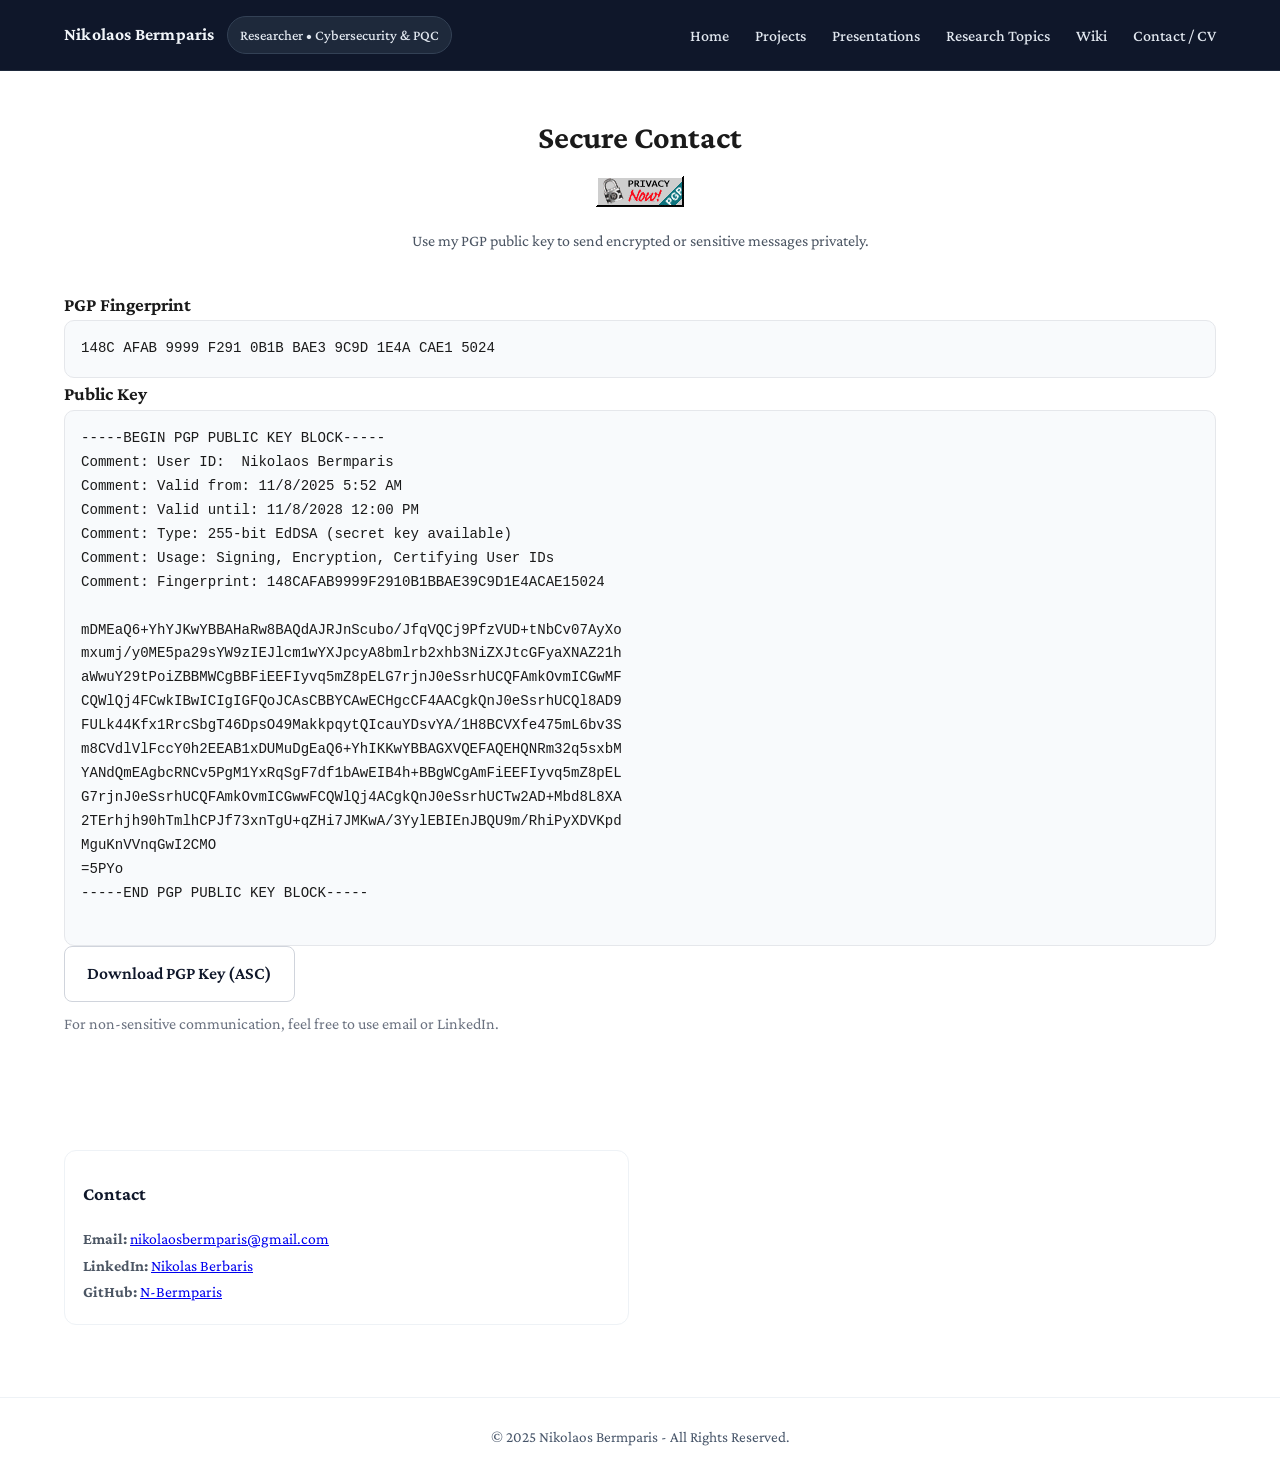
<file: contact/secure.html>
<!DOCTYPE html>
<html lang="en">
<head>
  <meta charset="UTF-8" />
  <meta name="viewport" content="width=device-width, initial-scale=1.0" />
  <title>Secure Contact — Nikolaos Bermparis</title>
    <link rel="icon" type="image/x-icon" href="../images/pixel image.png">


  <link rel="stylesheet" href="../css/style.css">
  <link href="https://fonts.googleapis.com/css2?family=Crimson+Pro:wght@300;400;500;600;700&display=swap" rel="stylesheet">

  <style>
    pre.key-block {
      background: #f8fafc;
      border: 1px solid #e5e7eb;
      padding: 16px;
      border-radius: 10px;
      white-space: pre-wrap;
      font-family: "Courier New", monospace;
      font-size: 0.88rem;
      overflow-x: auto;
    }

    .pgp-badge {
      display: block;
      margin: 12px auto 20px;
    }
  </style>

</head>

<body>

<!-- NEW GLOBAL NAVBAR -->
<nav class="navbar">
  <div class="container nav-inner">

    <div class="nav-left">
      <div class="brand">Nikolaos Bermparis</div>
      <span class="badge">Researcher • Cybersecurity & PQC</span>
    </div>

    <button class="nav-toggle" id="navToggle" aria-expanded="false">
      <span></span><span></span><span></span>
    </button>

    <ul class="nav-links" id="navLinks">
      <li><a href="../index.html#home">Home</a></li>
      <li><a href="https://github.com/N-Bermparis" target="_blank">Projects</a></li>
      <li><a href="../index.html#events">Presentations</a></li>
      <li><a href="../index.html#research">Research Topics</a></li>
      <li><a href="../wiki.html">Wiki</a></li>
      <li><a href="secure.html">Contact / CV</a></li>
    </ul>

  </div>
</nav>
<!-- END NAV -->

<div class="container">

  <h1 style="text-align:center; margin-bottom:12px;"> Secure Contact</h1>

  <img class="pgp-badge" src="../images/pgp-now.gif" width="88" height="31" alt="PGP Privacy Now Badge">

  <p class="section-lead">
    Use my PGP public key to send encrypted or sensitive messages privately.
  </p>

  <h3>PGP Fingerprint</h3>
  <pre class="key-block">148C AFAB 9999 F291 0B1B BAE3 9C9D 1E4A CAE1 5024</pre>

  <h3>Public Key</h3>
  <pre class="key-block">
-----BEGIN PGP PUBLIC KEY BLOCK-----
Comment: User ID:  Nikolaos Bermparis <nikolaosbermparis@gmail.com>
Comment: Valid from: 11/8/2025 5:52 AM
Comment: Valid until: 11/8/2028 12:00 PM
Comment: Type: 255-bit EdDSA (secret key available)
Comment: Usage: Signing, Encryption, Certifying User IDs
Comment: Fingerprint: 148CAFAB9999F2910B1BBAE39C9D1E4ACAE15024

mDMEaQ6+YhYJKwYBBAHaRw8BAQdAJRJnScubo/JfqVQCj9PfzVUD+tNbCv07AyXo
mxumj/y0ME5pa29sYW9zIEJlcm1wYXJpcyA8bmlrb2xhb3NiZXJtcGFyaXNAZ21h
aWwuY29tPoiZBBMWCgBBFiEEFIyvq5mZ8pELG7rjnJ0eSsrhUCQFAmkOvmICGwMF
CQWlQj4FCwkIBwICIgIGFQoJCAsCBBYCAwECHgcCF4AACgkQnJ0eSsrhUCQl8AD9
FULk44Kfx1RrcSbgT46DpsO49MakkpqytQIcauYDsvYA/1H8BCVXfe475mL6bv3S
m8CVdlVlFccY0h2EEAB1xDUMuDgEaQ6+YhIKKwYBBAGXVQEFAQEHQNRm32q5sxbM
YANdQmEAgbcRNCv5PgM1YxRqSgF7df1bAwEIB4h+BBgWCgAmFiEEFIyvq5mZ8pEL
G7rjnJ0eSsrhUCQFAmkOvmICGwwFCQWlQj4ACgkQnJ0eSsrhUCTw2AD+Mbd8L8XA
2TErhjh90hTmlhCPJf73xnTgU+qZHi7JMKwA/3YylEBIEnJBQU9m/RhiPyXDVKpd
MguKnVVnqGwI2CMO
=5PYo
-----END PGP PUBLIC KEY BLOCK-----
  </pre>

  <a class="btn btn-ghost" href="publickey.asc" download>
    Download PGP Key (ASC)
  </a>

  <div class="space"></div>
  <p class="muted">For non-sensitive communication, feel free to use email or LinkedIn.</p>

</div>


<!-- CONTACT BOX -->
<section id="contact" style="margin-top:40px;">
  <div class="container">
    <div class="grid cols-2">

      <div class="card">
        <h3>Contact</h3>
        <div class="space"></div>
        <p><strong>Email:</strong> <a href="mailto:nikolaosbermparis@gmail.com">nikolaosbermparis@gmail.com</a></p>
        <p><strong>LinkedIn:</strong> <a href="https://www.linkedin.com/in/nikolas-berbaris/" target="_blank">Nikolas Berbaris</a></p>
        <p><strong>GitHub:</strong> <a href="https://github.com/N-Bermparis" target="_blank">N-Bermparis</a></p>
      </div>

    </div>
  </div>
</section>

<footer>
  <div class="container">
    © 2025 Nikolaos Bermparis - All Rights Reserved.
  </div>
</footer>


<!--  Mobile menu JS -->
<script>
  const navToggle = document.getElementById("navToggle");
  const navLinks  = document.getElementById("navLinks");

  navToggle.addEventListener("click", () => {
    navLinks.classList.toggle("show");
    navToggle.setAttribute("aria-expanded", navLinks.classList.contains("show"));
  });

  navLinks.querySelectorAll("a").forEach(a => {
    a.addEventListener("click", () => {
      navLinks.classList.remove("show");
      navToggle.setAttribute("aria-expanded", "false");
    });
  });
</script>

</body>
</html>
</file>
<file: css/style.css>
/* -------------------------------------------------- */
/* RESET & BASE */
/* -------------------------------------------------- */

* {
  box-sizing: border-box;
  margin: 0;
  padding: 0;
}

html, body {
  height: 100%;
}

body {
  font-family: 'Crimson Pro', Georgia, 'Times New Roman', serif;
  color: #1a1a1a;
  background: #ffffff;
  line-height: 1.7;
  -webkit-font-smoothing: antialiased;
  -moz-osx-font-smoothing: grayscale;

  /* offset for fixed navbar */
  padding-top: 110px;
}

/* Layout wrapper */
.container {
  max-width: 1200px;
  margin: 0 auto;
  padding: 0 24px;
}

/* -------------------------------------------------- */
/* NAVBAR (FULLY RESPONSIVE) */
/* -------------------------------------------------- */

.navbar,
nav { /* support older markup */
  position: fixed;
  top: 0; 
  left: 0; 
  right: 0;

  background: #0f172a;
  border-bottom: 1px solid #1e293b;
  z-index: 1000;

  padding: 16px 0;
}

/* inner layout */
.nav-inner,
.nav-row {
  display: flex;
  align-items: center;
  justify-content: space-between;
}

/* left label block */
.nav-left {
  display: flex;
  align-items: center;
  gap: 12px;
}

/* Brand */
.brand {
  font-weight: 700;
  letter-spacing: 0.2px;
  color: #f1f5f9;
  font-size: 1.1rem;
}

/* Badge */
.badge {
  font-weight: 500;
  font-size: 0.9rem;
  color: #e2e8f0;
  border: 1px solid #334155;
  border-radius: 999px;
  padding: 6px 12px;
  background: #1e293b;
}

/* Desktop nav menu */
.nav-links {
  display: flex;
  list-style: none;
  gap: 26px;
  margin-left: auto;
}

/* Desktop link styles */
.nav-links a {
  text-decoration: none;
  color: #e2e8f0;
  font-weight: 500;
  position: relative;
  padding-bottom: 4px;
  transition: color 0.2s ease;
}

.nav-links a:hover {
  color: #60a5fa;
}

.nav-links a::after {
  content: "";
  position: absolute;
  left: 0;
  bottom: 0;
  height: 2px;
  width: 0;
  background: #60a5fa;
  transition: width 0.2s ease;
}

.nav-links a:hover::after {
  width: 100%;
}

/* -------------------------------------------------- */
/* HAMBURGER (ANIMATED) */
/* -------------------------------------------------- */

.nav-toggle {
  display: none;
  flex-direction: column;
  gap: 6px;
  background: #0f172a;
  border: 1px solid #1e293b;
  padding: 10px 12px;
  border-radius: 10px;
  cursor: pointer;
  transition: background 0.3s ease;
}

.nav-toggle span {
  display: block;
  width: 24px;
  height: 2px;
  background: #e2e8f0;
  border-radius: 4px;
  transition: 0.35s ease;
  transform-origin: center;
}

/* Hamburger → X animation */
.nav-toggle.open span:nth-child(1) {
  transform: translateY(8px) rotate(45deg);
}

.nav-toggle.open span:nth-child(2) {
  opacity: 0;
}

.nav-toggle.open span:nth-child(3) {
  transform: translateY(-8px) rotate(-45deg);
}

/* -------------------------------------------------- */
/* MOBILE NAV */
/* -------------------------------------------------- */

@media (max-width: 900px) {

  .nav-toggle {
    display: flex;
  }

  .nav-links {
    display: flex;
    flex-direction: column;

    background: #0f172a;
    position: absolute;
    top: 100%;
    right: 0;

    width: 100%;
    border-bottom: 1px solid #1e293b;

    /* collapsed by default */
    max-height: 0;
    overflow: hidden;
    opacity: 0;
    transform: translateY(-10px);

    transition:
      max-height 0.35s ease,
      opacity 0.35s ease,
      transform 0.35s ease;
  }

  .nav-links.show {
    max-height: 500px;
    opacity: 1;
    transform: translateY(0);
  }

  .nav-links li {
    padding: 12px 0;
    text-align: center;
  }
}

/* -------------------------------------------------- */
/* HERO */
/* -------------------------------------------------- */

.hero {
  padding-top: 10px;
  padding-bottom: 60px;
  background: linear-gradient(180deg, #ffffff 0%, #fbfbfd 100%);
}

.hero-grid {
  display: grid;
  grid-template-columns: 1.1fr 0.9fr;
  gap: 48px;
  align-items: center;
}

.hero h1 {
  font-size: 2.4rem;
  color: #111827;
  line-height: 1.2;
  margin-bottom: 10px;
}

.hero h2 {
  font-size: 1.2rem;
  font-weight: 500;
  color: #4b5563;
  margin-bottom: 18px;
}

.hero p {
  color: #374151;
  margin-bottom: 22px;
}

/* CTA buttons */
.cta-row {
  display: flex;
  gap: 12px;
  flex-wrap: wrap;
}

.btn {
  display: inline-block;
  border-radius: 8px;
  padding: 12px 22px;
  text-decoration: none;
  font-weight: 600;
  border: 1px solid;
  font-size: 1.1rem;
}

/* Primary CTA */
.btn-primary {
  background: #0f172a;
  color: #ffffff;
  border-color: #0f172a;
  font-family: 'Crimson Pro', serif;
}

.btn-primary:hover {
  filter: brightness(1.15);
}

/* Ghost CTA */
.btn-ghost {
  background: #ffffff;
  color: #0f172a;
  border-color: #d0d4dc;
}

/* Portrait */
.portrait-wrap {
  max-width: 420px;
  margin: 0 auto;
}

.portrait {
  width: 100%;
  height: 420px;
  border-radius: 14px;
  object-fit: cover;
  display: block;
  background: #eef2f7;
  box-shadow: 0 12px 34px rgba(0, 0, 0, 0.12);
}

/* -------------------------------------------------- */
/* SECTIONS */
/* -------------------------------------------------- */

section {
  padding: 72px 0;
}

section h2 {
  text-align: center;
  font-size: 1.9rem;
  color: #111827;
  margin-bottom: 28px;
}

.section-lead {
  text-align: center;
  color: #4b5563;
  max-width: 820px;
  margin: 0 auto 34px;
}

/* -------------------------------------------------- */
/* GRID LAYOUT */
/* -------------------------------------------------- */

.grid {
  display: grid;
  gap: 22px;
}

.grid.cols-3 {
  grid-template-columns: repeat(3, minmax(0, 1fr));
}

.grid.cols-2 {
  grid-template-columns: repeat(2, minmax(0, 1fr));
}

@media (max-width: 960px) {
  .hero-grid {
    grid-template-columns: 1fr;
  }
  .grid.cols-3 {
    grid-template-columns: repeat(2, 1fr);
  }
}

@media (max-width: 640px) {
  .grid.cols-3,
  .grid.cols-2 {
    grid-template-columns: 1fr;
  }
}

/* -------------------------------------------------- */
/* CARDS */
/* -------------------------------------------------- */

.card {
  border: 1px solid #eef2f6;
  border-radius: 12px;
  padding: 18px;
  background: #ffffff;
  transition: transform 0.15s ease, box-shadow 0.2s ease;
}

.card:hover {
  transform: translateY(-3px);
  box-shadow: 0 12px 36px rgba(0, 0, 0, 0.08);
}

.card h3 {
  font-size: 1.15rem;
  color: #0f172a;
  margin: 10px 0 8px;
}

.card p {
  color: #4b5563;
  font-size: 0.98rem;
}

.thumbnail,
.event-img {
  width: 100%;
  height: 260px;
  object-fit: cover;
  border-radius: 8px;
  display: block;
  background: #f4f6f9;
  margin-bottom: 10px;
}

/* -------------------------------------------------- */
/* EVENTS GRID */
/* -------------------------------------------------- */

.events-grid {
  display: grid;
  grid-template-columns: repeat(auto-fill, minmax(280px, 1fr));
  gap: 26px;
  margin-top: 40px;
}

.event-card {
  background: #ffffff;
  border-radius: 14px;
  border: 1px solid #eef2f6;
  overflow: hidden;
  transition: transform 0.15s ease;
}

.event-card:hover {
  transform: translateY(-4px);
}

.event-content {
  padding: 16px 18px 20px;
}

.event-date {
  font-size: 0.9rem;
  color: #1e3a8a;
  font-weight: 600;
  margin-bottom: 6px;
}

.event-title {
  font-size: 1.15rem;
  font-weight: 700;
  color: #0f172a;
  margin-bottom: 8px;
}

.event-desc {
  font-size: 0.98rem;
  color: #475569;
}

/* -------------------------------------------------- */
/* TOPICS */
/* -------------------------------------------------- */

.topics {
  display: flex;
  flex-wrap: wrap;
  gap: 12px;
  justify-content: center;
}

.topic {
  display: inline-block;
  padding: 10px 16px;
  border-radius: 999px;
  background: #ffffff;
  border: 1px solid #dbe2ea;
  font-weight: 600;
  color: #0f172a;
  text-decoration: none;
  transition: 0.15s ease;
}

.topic:hover {
  transform: translateY(-2px);
  border-color: #b9c5d3;
  box-shadow: 0 8px 20px rgba(0, 0, 0, 0.06);
}

/* -------------------------------------------------- */
/* FOOTER */
/* -------------------------------------------------- */

footer {
  border-top: 1px solid #eef2f6;
  padding: 26px 0;
  color: #475569;
  text-align: center;
  font-size: 0.95rem;
}

/* Utility */
.muted { color: #6b7280; }
.space { height: 8px; }

/* Links inside cards */
.project-link a {
  color: #1e3a8a;
  text-decoration: underline;
  font-weight: 600;
  font-size: 0.95rem;
}

.project-link a:hover {
  text-decoration: none;
}

@media (max-width: 900px) {
  .badge {
    display: none;
  }
}


/* -------------------------------------------------- */
/* BLOG & WIKI */
/* -------------------------------------------------- */

.page-hero {
  padding: 26px 0 42px;
  background: linear-gradient(180deg, #ffffff 0%, #f8fafc 100%);
  border-bottom: 1px solid #eef2f6;
}

.page-hero .eyebrow {
  display: inline-block;
  color: #1e3a8a;
  font-weight: 700;
  letter-spacing: 0.08em;
  text-transform: uppercase;
  font-size: 0.82rem;
  margin-bottom: 10px;
}

.page-hero h1 {
  color: #0f172a;
  font-size: clamp(2.2rem, 5vw, 4rem);
  line-height: 1.06;
  max-width: 900px;
  margin-bottom: 16px;
}

.page-hero p {
  color: #475569;
  max-width: 850px;
  font-size: 1.15rem;
}

.breadcrumbs {
  margin-bottom: 18px;
  color: #64748b;
  font-size: 0.95rem;
}

.breadcrumbs a {
  color: #1e3a8a;
  text-decoration: none;
}

.content-shell {
  max-width: 980px;
  margin: 0 auto;
}

.series-grid,
.wiki-grid {
  display: grid;
  grid-template-columns: repeat(2, minmax(0, 1fr));
  gap: 22px;
}

.series-card,
.wiki-section,
.article-panel {
  background: #fff;
  border: 1px solid #e5eaf0;
  border-radius: 14px;
  padding: 24px;
  box-shadow: 0 10px 28px rgba(15, 23, 42, 0.045);
}

.series-card {
  display: flex;
  flex-direction: column;
  min-height: 230px;
}

.series-card .number {
  font-family: ui-monospace, SFMono-Regular, Menlo, Consolas, monospace;
  color: #64748b;
  font-size: 0.82rem;
  margin-bottom: 16px;
}

.series-card h2,
.series-card h3,
.wiki-section h2,
.article-panel h2 {
  text-align: left;
  margin-bottom: 10px;
  color: #0f172a;
}

.series-card p,
.wiki-section p,
.article-panel p {
  color: #475569;
}

.series-card .card-link {
  margin-top: auto;
  padding-top: 20px;
}

.card-link a,
.text-link {
  color: #1e3a8a;
  font-weight: 700;
  text-decoration: none;
}

.card-link a:hover,
.text-link:hover {
  text-decoration: underline;
}

.blog-feature {
  display: grid;
  grid-template-columns: 0.9fr 1.1fr;
  overflow: hidden;
  border: 1px solid #e5eaf0;
  border-radius: 16px;
  background: #fff;
  box-shadow: 0 16px 38px rgba(15, 23, 42, 0.06);
}

.blog-feature img {
  width: 100%;
  height: 100%;
  min-height: 350px;
  object-fit: cover;
  background: #f1f5f9;
}

.blog-feature-content {
  padding: 38px;
  display: flex;
  flex-direction: column;
  justify-content: center;
}

.blog-feature-content h2 {
  text-align: left;
  font-size: 2rem;
  margin-bottom: 14px;
}

.blog-meta {
  color: #64748b;
  font-size: 0.9rem;
  margin-bottom: 12px;
}

.jump-links {
  display: flex;
  flex-wrap: wrap;
  gap: 10px;
  margin-top: 24px;
}

.jump-links a {
  border: 1px solid #dbe2ea;
  border-radius: 999px;
  padding: 8px 13px;
  color: #0f172a;
  text-decoration: none;
  background: #fff;
  font-weight: 600;
}

.jump-links a:hover {
  border-color: #94a3b8;
  background: #f8fafc;
}

.wiki-section {
  scroll-margin-top: 125px;
}

.wiki-section h2 {
  font-size: 1.55rem;
  border-bottom: 1px solid #e5eaf0;
  padding-bottom: 12px;
}

.link-directory {
  list-style: none;
  margin-top: 10px;
}

.link-directory li {
  padding: 13px 0;
  border-bottom: 1px dashed #e2e8f0;
}

.link-directory li:last-child {
  border-bottom: 0;
}

.link-directory strong {
  display: inline;
  color: #0f172a;
  font-size: 1rem;
  font-weight: 400;
}

.link-directory a {
  display: inline;
  max-width: 100%;
  color: #c2410c;
  overflow-wrap: anywhere;
  word-break: break-word;
  text-decoration: none;
  font-family: ui-monospace, SFMono-Regular, Menlo, Consolas, monospace;
  font-size: 0.9rem;
}

.entry-separator {
  color: #64748b;
  white-space: nowrap;
}

.link-directory a:hover {
  text-decoration: underline;
}

.article-layout {
  display: grid;
  grid-template-columns: minmax(0, 1fr) 260px;
  gap: 30px;
  align-items: start;
}

.article-body {
  max-width: 760px;
}

.article-body h2,
.article-body h3 {
  color: #0f172a;
  margin: 34px 0 12px;
}

.article-body h2 {
  font-size: 1.75rem;
}

.article-body p,
.article-body li {
  color: #334155;
  font-size: 1.08rem;
}

.article-body ul {
  margin: 12px 0 20px 22px;
}

.article-aside {
  position: sticky;
  top: 120px;
  border: 1px solid #e5eaf0;
  border-radius: 12px;
  padding: 18px;
  background: #f8fafc;
}

.article-aside strong {
  display: block;
  margin-bottom: 8px;
  color: #0f172a;
}

.article-aside a {
  display: block;
  color: #1e3a8a;
  text-decoration: none;
  padding: 5px 0;
}

.article-aside a:hover {
  text-decoration: underline;
}

.note-box {
  border-left: 4px solid #1e3a8a;
  background: #f8fafc;
  padding: 16px 18px;
  margin: 24px 0;
  border-radius: 0 10px 10px 0;
}

@media (max-width: 1050px) {
  .nav-links { gap: 16px; }
  .nav-links a { font-size: 0.95rem; }
}

@media (max-width: 820px) {
  .series-grid,
  .wiki-grid,
  .blog-feature,
  .article-layout {
    grid-template-columns: 1fr;
  }

  .blog-feature img {
    min-height: 240px;
    max-height: 320px;
  }

  .article-aside {
    position: static;
    order: -1;
  }
}


/* Flat, full-width wiki directory */
.wiki-list-page .page-hero {
  padding-bottom: 28px;
}

.wiki-list-page main section {
  padding-top: 34px;
}

.wiki-list-page .wiki-grid {
  display: block;
  max-width: 1180px;
}

.wiki-list-page .wiki-section {
  background: transparent;
  border: 0;
  border-radius: 0;
  box-shadow: none;
  padding: 0;
  margin: 0 0 36px;
}

.wiki-list-page .wiki-section h2 {
  border-bottom: 0;
  padding-bottom: 0;
  margin: 0 0 8px;
  font-size: 1.65rem;
}

.wiki-list-page .link-directory {
  margin: 0;
}

.wiki-list-page .link-directory li {
  border-bottom: 0;
  padding: 4px 0;
  line-height: 1.65;
}

.wiki-list-page .link-directory a {
  font-size: 0.98rem;
}

.wiki-list-page .link-directory strong {
  font-size: 1.05rem;
}
</file>
